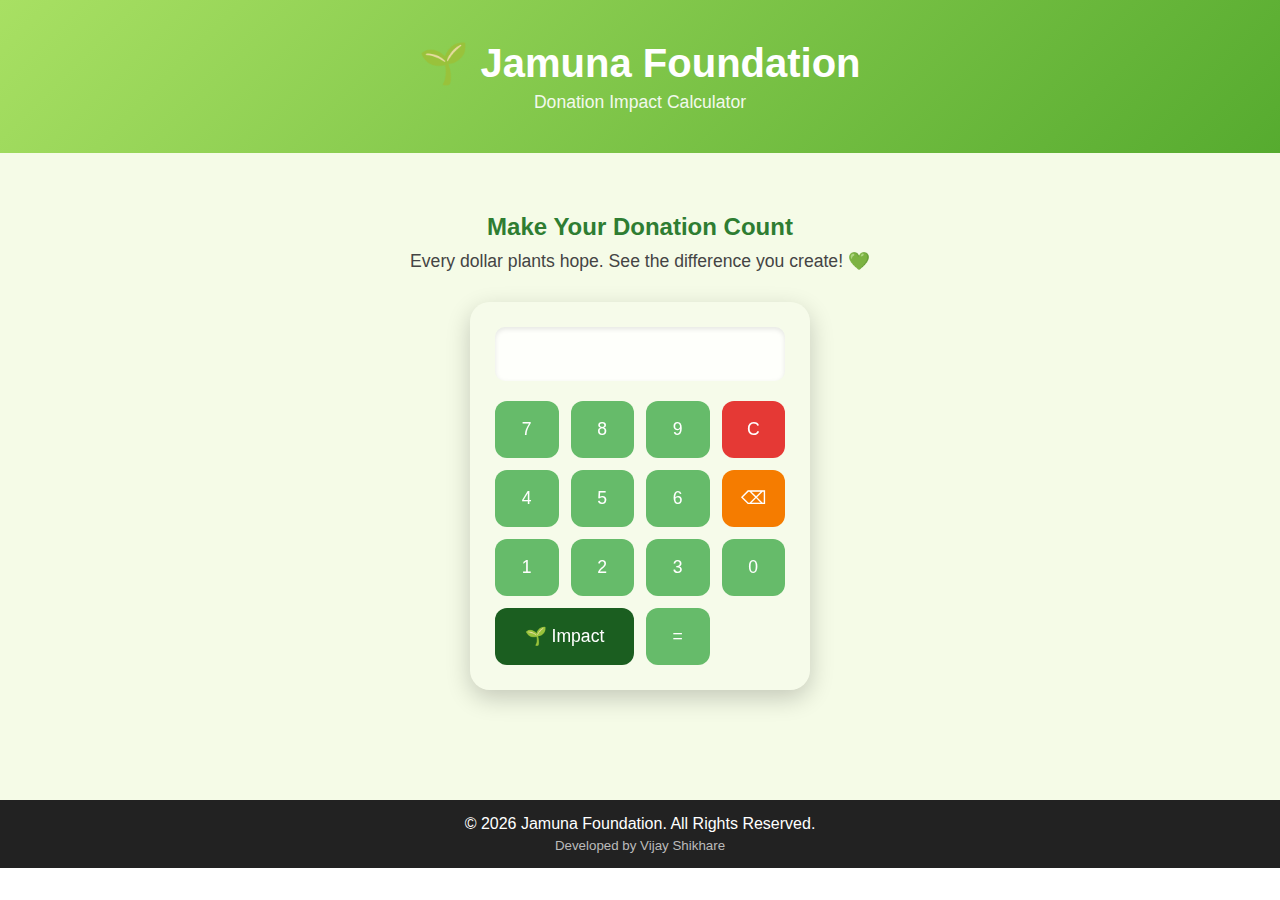
<file: Level1/Task3/index.html>
<!DOCTYPE html>
<html lang="en">
<head>
  <meta charset="UTF-8">
  <meta name="viewport" content="width=device-width, initial-scale=1.0">
  <title>Donation Calculator - Jamuna Foundation</title>
  <link rel="stylesheet" href="style.css">
</head>
<body>
  <!-- Header -->
  <header class="header">
    <div class="container">
      <h1>🌱 Jamuna Foundation</h1>
      <p>Donation Impact Calculator</p>
    </div>
  </header>

  <!-- Calculator Section -->
  <section class="calculator-section">
    <div class="container">
      <h2>Make Your Donation Count</h2>
      <p>Every dollar plants hope. See the difference you create! 💚</p>

      <div class="calculator">
        <!-- Display -->
        <input type="text" id="display" class="display" readonly>

        <!-- Buttons Grid -->
        <div class="buttons">
          <button class="btn" data-value="7">7</button>
          <button class="btn" data-value="8">8</button>
          <button class="btn" data-value="9">9</button>
          <button class="btn clear">C</button>

          <button class="btn" data-value="4">4</button>
          <button class="btn" data-value="5">5</button>
          <button class="btn" data-value="6">6</button>
          <button class="btn delete">⌫</button>

          <button class="btn" data-value="1">1</button>
          <button class="btn" data-value="2">2</button>
          <button class="btn" data-value="3">3</button>
          <button class="btn" data-value="0">0</button>

          <button class="btn impact">🌱 Impact</button>
          <button class="btn calculate">=</button>
        </div>
      </div>

      <!-- Result -->
      <div class="result" id="result"></div>
    </div>
  </section>

  <!-- Footer -->
  <footer class="footer">
    <p>&copy; <span id="year"></span> Jamuna Foundation. All Rights Reserved.</p>
    <small>Developed by Vijay Shikhare</small>
  </footer>

  <script src="script.js"></script>
</body>
</html>
</file>
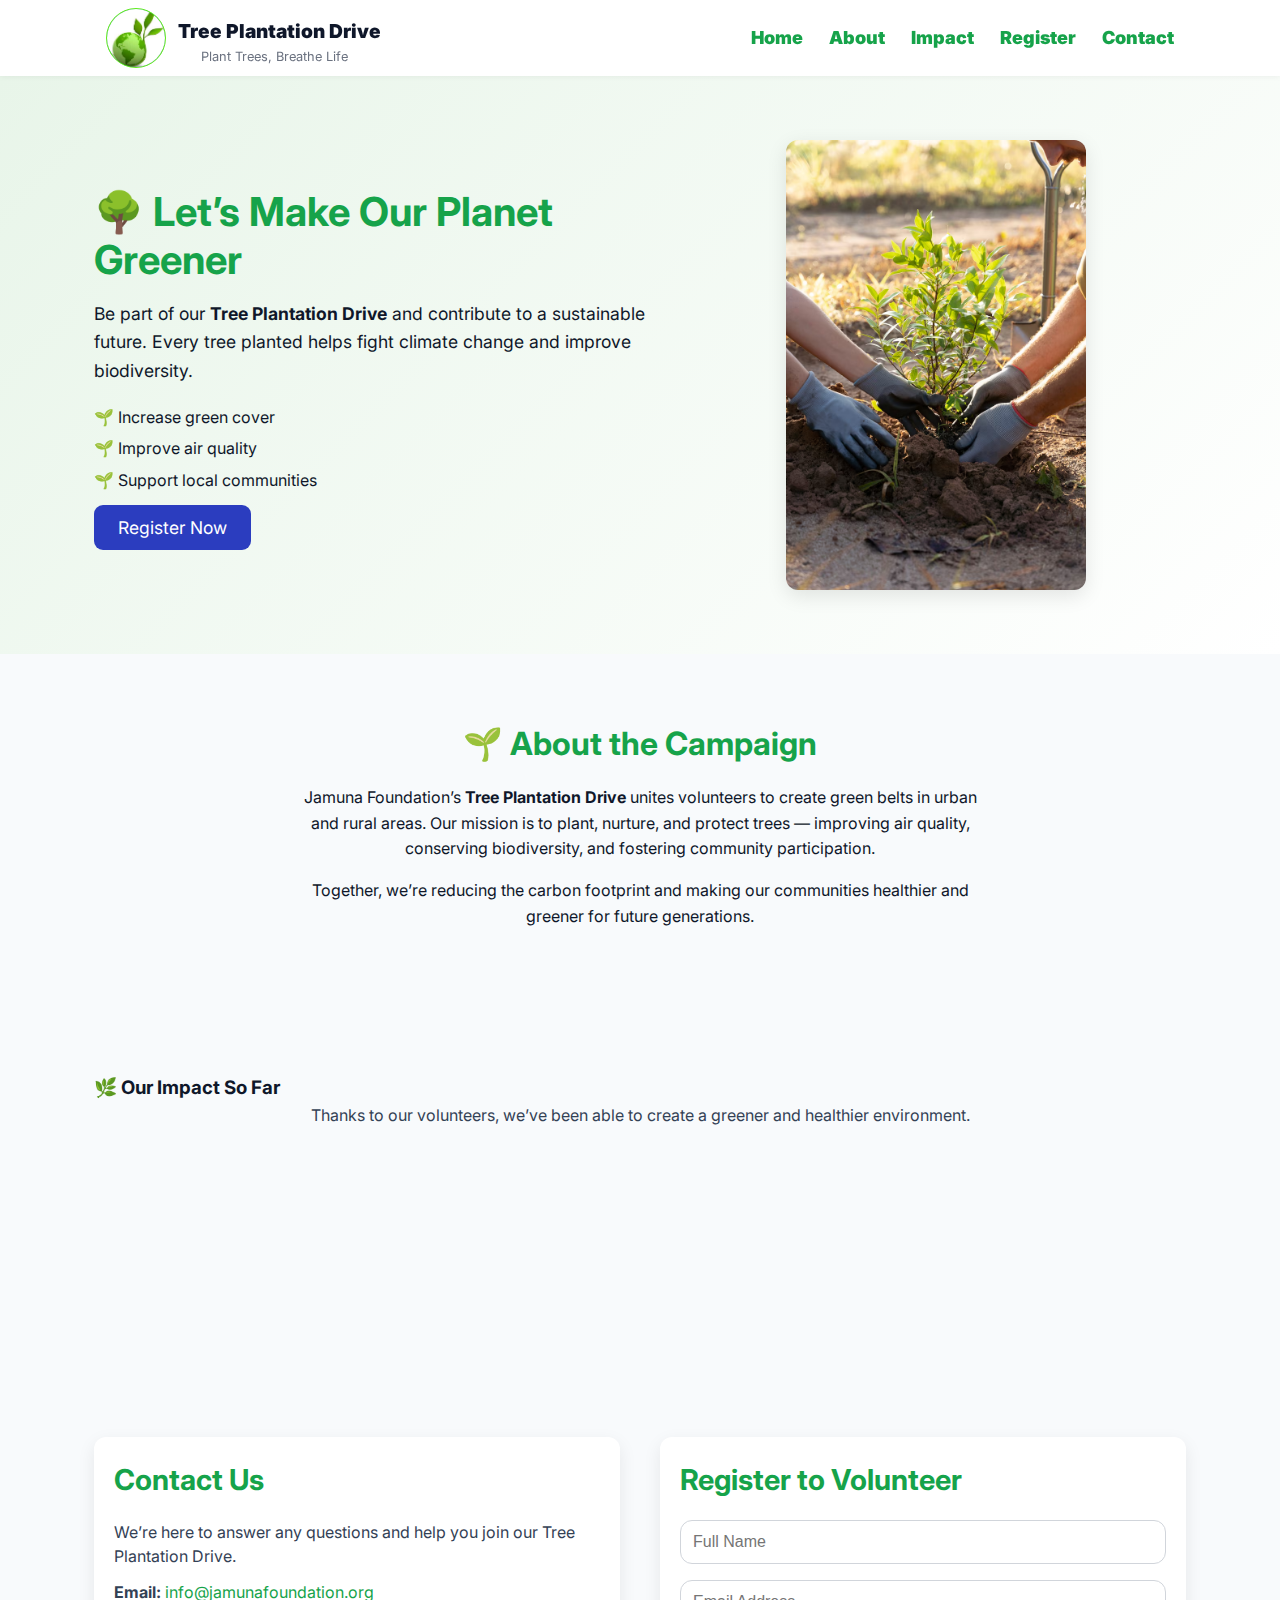
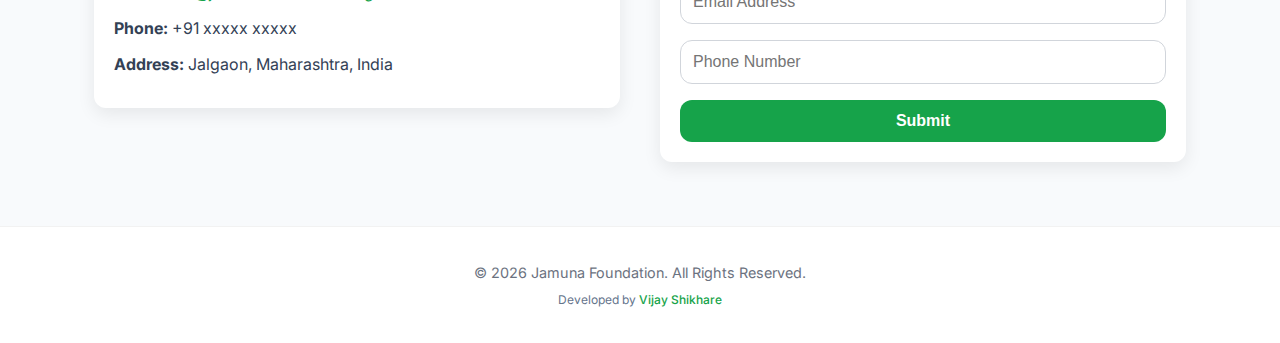
<file: Level1/Task2/landing.html>
<!DOCTYPE html>
<html lang="en">
<head>
  <meta charset="UTF-8" />
  <meta name="viewport" content="width=device-width, initial-scale=1.0" />
  <title>Jamuna Foundation – Tree Plantation Campaign</title>
  <link rel="stylesheet" href="landing.css" />
  <link rel="preconnect" href="https://fonts.googleapis.com">
  <link href="https://fonts.googleapis.com/css2?family=Inter:wght@400;600;700&display=swap" rel="stylesheet">
</head>
<body>

<!-- Header -->
<header class="site-header">
  <div class="container header-container">
    <div class="brand">
      <div class="logo">
        <img src="./assets/logo.png" alt="Tree Plantation Logo">
      </div>
      <div>
        <h1 class="campaign-name">Tree Plantation Drive</h1>
        <p class="tagline">Plant Trees, Breathe Life</p>
      </div>
    </div>

    <!-- Hamburger Button -->
    <button class="menu-toggle" aria-label="Toggle Menu">
      ☰
    </button>

    <nav class="main-nav">
      <ul>
        <li><a href="#hero">Home</a></li>
        <li><a href="#about">About</a></li>
        <li><a href="#impact">Impact</a></li>
        <li><a href="#contact-register">Register</a></li>
        <li><a href="#contact-register">Contact</a></li>
      </ul>
    </nav>
  </div>
</header>

<!-- Hero Section -->
<section class="hero" id="hero">
  <div class="container hero-container">
    <div class="hero-text">
      <h1>🌳 Let’s Make Our Planet Greener</h1>
      <p>Be part of our <strong>Tree Plantation Drive</strong> and contribute to a sustainable future.
        Every tree planted helps fight climate change and improve biodiversity.</p>
      <ul class="hero-points">
        <li>🌱 Increase green cover</li>
        <li>🌱 Improve air quality</li>
        <li>🌱 Support local communities</li>
      </ul>
      <a href="#contact-register" class="btn btn-primary hero-btn">Register Now</a>
    </div>
    <div class="hero-image">
      <img src="./assets/tp.png" alt="Tree plantation drive illustration" />
    </div>
  </div>
</section>

<!-- About Section -->
<section id="about" class="about section">
  <div class="container about-container">
    <div class="about-text">
      <h3>🌱 About the Campaign</h3>
      <p>
        Jamuna Foundation’s <strong>Tree Plantation Drive</strong> unites volunteers to create green
        belts in urban and rural areas. Our mission is to plant, nurture, and protect trees —
        improving air quality, conserving biodiversity, and fostering community participation.
      </p>
      <p>
        Together, we’re reducing the carbon footprint and making our communities healthier and greener
        for future generations.
      </p>
    </div>
  </div>
</section>

<!-- Impact Section -->
<section id="impact" class="impact section">
  <div class="container">
    <h3>🌿 Our Impact So Far</h3>
    <p class="impact-subtitle">Thanks to our volunteers, we’ve been able to create a greener and healthier environment.</p>
    <div class="impact-grid">
      <div class="card">
        <h4>5,000+</h4>
        <p>Trees Planted</p>
      </div>
      <div class="card">
        <h4>50+</h4>
        <p>Communities Engaged</p>
      </div>
      <div class="card">
        <h4>300+</h4>
        <p>Volunteers</p>
      </div>
    </div>
  </div>
</section>

<!-- Contact & Registration Section -->
<section id="contact-register" class="contact-register section">
  <div class="container contact-register-container">
    <!-- Left: Contact Info -->
    <div class="contact-info">
      <h3>Contact Us</h3>
      <p>We’re here to answer any questions and help you join our Tree Plantation Drive.</p>
      <p><strong>Email:</strong> <a href="mailto:info@jamunafoundation.org">info@jamunafoundation.org</a></p>
      <p><strong>Phone:</strong> +91 xxxxx xxxxx</p>
      <p><strong>Address:</strong> Jalgaon, Maharashtra, India</p>
    </div>

    <!-- Right: Registration Form -->
    <div class="register-form-container">
      <h3>Register to Volunteer</h3>
      <form class="register-form">
        <input type="text" placeholder="Full Name" required />
        <input type="email" placeholder="Email Address" required />
        <input type="tel" placeholder="Phone Number" required />
        <button type="submit" class="btn btn-primary">Submit</button>
      </form>
    </div>
  </div>
</section>

<!-- Footer -->
<footer class="site-footer">
  <div class="container footer-container">
    <p>&copy; <span id="year"></span> Jamuna Foundation. All Rights Reserved.</p>
    <p class="developer-credit">
      Developed by <a href="https://github.com/vijayshikhare" target="_blank" rel="noopener noreferrer">Vijay Shikhare</a>
    </p>
  </div>
</footer>


<script>
  // set the copyright year
  document.getElementById("year").textContent = new Date().getFullYear();

  const menuToggle = document.querySelector('.menu-toggle');
  const nav = document.querySelector('.main-nav');
  // 👇 add this line to get all nav links
  const navLinks = document.querySelectorAll('.main-nav a');

  // toggle menu open/close
  menuToggle.addEventListener('click', () => {
    nav.classList.toggle('show');
    menuToggle.classList.toggle('active'); // toggle icon style
  });

  // close menu when clicking a nav link
  navLinks.forEach(link => {
    link.addEventListener('click', () => {
      nav.classList.remove('show');
      menuToggle.classList.remove('active'); // reset icon
    });
  });
</script>

</body>
</html>
</file>
<file: Level1/Task2/landing.css>
:root {
  --accent: #16a34a; /* green theme */
  --accent-hover: #15803d;
  --muted: #6b7280;
  --bg: #f8fafc;
  --card: #ffffff;
  --radius: 12px;
  --max-width: 1100px;
  --gap: 18px;
  font-family: 'Inter', system-ui, sans-serif;
}
 
/* offset for anchor targets under sticky header */                       /* best practice */
:target {
  scroll-margin-top: 80px; /* match or slightly more than header height */
}


* {
  box-sizing: border-box;
  margin: 0;
  padding: 0;
}

body {
  background: var(--bg);
  color: #0f172a;
  line-height: 1.6;
}

.container {
  max-width: var(--max-width);
  margin: 0 auto;
  padding: 4px;
}


/* Header */
header.site-header {
  background: var(--card);
  box-shadow: 0 1px 6px rgba(0,0,0,0.05);
  position: sticky;
  top: 0;
  z-index: 100;
}

.header-container {
  display: flex;
  justify-content: space-between;
  align-items: center;
  padding: .5rem 1rem;
}

.brand {
  display: flex;
  align-items: center;
  gap: 12px;
}

.logo {
  width: 60px;
  height: 60px;
  border-radius: 50%;
  background: linear-gradient(135deg, var(--accent), var(--accent-hover));
  border: 1px solid rgb(92, 236, 25);
  display: flex;
  align-items: center;
  justify-content: center;
  overflow: hidden;
}

.logo img {
  width: 117%;
  height: 117%;
  object-fit: contain;
}

.campaign-name {
  font-size: 1.2rem;
  font-weight: 900;
  margin: 8px 0 0;
  color: var(--text);
}

.tagline {
  font-size: .8rem;
  color: var(--muted);
  margin: 0 23px 0;
}

/* Nav Desktop */
.main-nav ul {
  list-style: none;
  display: flex;
  gap: 26px;
  margin: 0;
  padding: 0;
}

.main-nav a {
  text-decoration: none;
  color: var(--accent);
  font-weight: 900;
  font-size: large;
}

.main-nav a:hover {
  color: var(--accent-hover);
}

/* Hamburger button default hidden on desktop */
.menu-toggle {
  display: none;
  background: none;
  border: none;
  font-size: 2rem;
  color: var(--accent);
  cursor: pointer;
}


/* --- Header animations --- */

/* Animate the whole header sliding down on load */
.site-header {
  animation: slideDown 0.8s ease both;
}

/* Brand slides in from the left */
.header-container .brand {
  animation: fadeInLeft 1s ease both;
}

/* Nav links fade in from the right */
.header-container nav {
  animation: fadeInRight 1s ease both;
}

/* Keyframes (reuse from hero) */
@keyframes slideDown {
  from {
    opacity: 0;
    transform: translateY(-30px);
  }
  to {
    opacity: 1;
    transform: translateY(0);
  }
}

@keyframes fadeInLeft {
  from {
    opacity: 0;
    transform: translateX(-30px);
  }
  to {
    opacity: 1;
    transform: translateX(0);
  }
}

@keyframes fadeInRight {
  from {
    opacity: 0;
    transform: translateX(30px);
  }
  to {
    opacity: 1;
    transform: translateX(0);
  }
}



/* ---------- Media Queries ---------- */
@media (max-width: 768px) {
  /* Show hamburger, hide nav initially */
  .menu-toggle {
    display: block;
  }

  .main-nav {
    position: absolute;
    top: 77px; /* below header */
    right: 0;
    background: var(--card);
    width: 27%;
    display: none; /* hidden by default */
    flex-direction: column;
    box-shadow: 0 2px 6px rgba(0,0,0,0.1);
  }

  .main-nav ul {
    flex-direction: column;
    gap: 0;
  }

  .main-nav li {
    border-bottom: 1px solid rgba(0,0,0,0.05);
    padding: 1rem;
    text-align: center;
  }

  .main-nav.show {
    display: flex; /* toggled on */
  }
}


/* Hero */
.hero {
  background: linear-gradient(135deg, #e8f5e9, #ffffff);
  padding: 60px 0;
}

.hero-container {
  display: flex;
  gap: 40px;
  align-items: center;
  justify-content: center;
  flex-wrap: wrap; /* responsive */
}

.hero-text {
  flex: 1 1 400px;
  animation: fadeInLeft 1s ease both;
}

.hero-text h1 {
  font-size: 2.5rem;
  margin-bottom: 16px;
  color: var(--accent);
  line-height: 1.2;
}

.hero-text p {
  margin-bottom: 20px;
  color: #0f172a;
  font-size: 1.1rem;
}

.hero-points {
  list-style: none;
  padding: 0;
  margin-bottom: 20px;
}

.hero-points li {
  font-size: 1rem;
  margin-bottom: 6px;
  display: flex;
  align-items: center;
}

.hero-btn {
  text-decoration: none;
  background-color: #2B3DBF;
  color: white;
  border-radius: 9px;
  padding: 12px 24px;
  font-size: 1.1rem;
  transition: transform 0.3s ease, box-shadow 0.3s ease;
}

.hero-btn:hover {
  background-color: #2b3dda;
  transform: scale(1.05);
  box-shadow: 0 4px 12px rgba(0, 128, 0, 0.2);
}

.hero-image {
  flex: 1 1 350px;
  display: flex;
  justify-content: center;
  animation: fadeInRight 1s ease both;
}

.hero-image img {
  width: 300px;
  height: 200px;
  /* max-width: 400px; */
  height: auto;
  border-radius: var(--radius);
  box-shadow: 0 6px 20px rgba(0, 0, 0, 0.1);
}

/* Animations */
@keyframes fadeInLeft {
  from {
    opacity: 0;
    transform: translateX(-30px);
  }
  to {
    opacity: 1;
    transform: translateX(0);
  }
}

@keyframes fadeInRight {
  from {
    opacity: 0;
    transform: translateX(30px);
  }
  to {
    opacity: 1;
    transform: translateX(0);
  }
}

/* Responsive tweaks */
@media (max-width: 768px) {
  .hero-text h1 {
    font-size: 2rem;
  }
  .hero-btn {
    width: 100%;
    text-align: center;
  }
}



/* Sections */
.section {
  padding: 60px 0;
}

.about-container {
  display: flex;
  justify-content: center;
  align-items: center;
  text-align: center; /* centered for one-column layout */
}

.about-text {
  max-width: 700px;
  animation: fadeUp 1s ease-in-out both;
}

.about-text h3 {
  margin-bottom: 16px;
  font-size: 2rem;
  color: var(--accent);
}

.about-text p {
  color: #0f172a;
  margin-bottom: 16px;
  line-height: 1.6;
}

/* fade-in-up animation */
@keyframes fadeUp {
  0% {
    opacity: 0;
    transform: translateY(30px);
  }
  100% {
    opacity: 1;
    transform: translateY(0);
  }
}

/* Responsive tweaks */
@media (max-width: 768px) {
  .about-text h3 {
    font-size: 1.6rem;
  }
  .about-text p {
    font-size: 0.95rem;
  }
}



/* Impact Section */
.impact-subtitle {
  text-align: center;
  color: #334155;
  margin-bottom: 32px;
  font-size: 1rem;
}

/* Impact Grid */
.impact-grid {
  display: grid;
  grid-template-columns: repeat(auto-fit, minmax(200px, 1fr));
  gap: 24px;
}

.card {
  background: var(--card);
  padding: 32px 24px;
  border-radius: var(--radius);
  text-align: center;
  box-shadow: 0 6px 18px rgba(0,0,0,0.08);
  transition: transform 0.4s ease, box-shadow 0.4s ease;
  opacity: 0;
  transform: translateY(30px);
  animation: fadeUp 0.8s forwards;
}

.card:nth-child(1) {
  animation-delay: 0.2s;
}
.card:nth-child(2) {
  animation-delay: 0.4s;
}
.card:nth-child(3) {
  animation-delay: 0.6s;
}

.card:hover {
  transform: translateY(-6px);
  box-shadow: 0 12px 24px rgba(0,0,0,0.12);
}

.card h4 {
  font-size: 2rem;
  color: var(--accent);
  margin-bottom: 8px;
}

.card p {
  font-size: 1rem;
  color: #475569;
  margin: 0;
}

/* Fade-up animation */
@keyframes fadeUp {
  to {
    opacity: 1;
    transform: translateY(0);
  }
}

/* Responsive */
@media (max-width: 768px) {
  .impact-grid {
    grid-template-columns: repeat(auto-fit, minmax(180px, 1fr));
  }

  .card h4 {
    font-size: 1.6rem;
  }

  .card p {
    font-size: 0.95rem;
  }
}



/* Contact & Registration Section */
.contact-register-container {
  display: flex;
  gap: 40px;
  justify-content: space-between;
  flex-wrap: wrap;
  align-items: flex-start;
}

.contact-info, 
.register-form-container {
  flex: 1 1 400px;
  padding: 20px;
  background: var(--card);
  border-radius: var(--radius);
  box-shadow: 0 6px 18px rgba(0,0,0,0.08);
  animation: fadeUp 0.8s ease-in-out forwards;
}

.contact-info h3,
.register-form-container h3 {
  color: var(--accent);
  margin-bottom: 16px;
  font-size: 1.8rem;
}

.contact-info p {
  color: #334155;
  margin-bottom: 12px;
  line-height: 1.5;
}

.contact-info a {
  color: var(--accent);
  text-decoration: none;
}

.contact-info a:hover {
  color: var(--accent-hover);
  text-decoration: underline;
}

/* Registration Form */
.register-form {
  display: grid;
  gap: 16px;
}

.register-form input,
.register-form button {
  padding: 12px;
  border-radius: var(--radius);
  border: 1px solid #d1d5db;
  font-size: 1rem;
}

.register-form button {
  background: var(--accent);
  color: white;
  border: none;
  cursor: pointer;
  font-weight: 600;
  transition: background 0.3s ease;
}

.register-form button:hover {
  background: var(--accent-hover);
}

/* Fade-up animation */
@keyframes fadeUp {
  0% {
    opacity: 0;
    transform: translateY(30px);
  }
  100% {
    opacity: 1;
    transform: translateY(0);
  }
}


/* Footer */
.site-footer {
  background: var(--card);
  text-align: center;
  padding: 24px 0;
  color: var(--muted);
  font-size: 0.9rem;
  border-top: 1px solid rgba(0,0,0,0.05);
}

.site-footer a {
  color: var(--accent);
  text-decoration: none;
  font-weight: 500;
}

.site-footer a:hover {
  color: var(--accent-hover);
  text-decoration: underline;
}

.footer-container p {
  margin: 6px 0;
}

/* Developer credit smaller and subtle */
.developer-credit {
  font-size: 0.75rem;
  color: #64748b; /* subtle gray */
  margin-top: 6px;
}

/* Responsive adjustments */
@media (max-width: 768px) {
  .site-footer {
    padding: 20px 12px;
    font-size: 0.85rem;
  }

  .developer-credit {
    font-size: 0.7rem;
  }
}
</file>
<file: Level1/Task3/style.css>
/* Reset */
* {
  margin: 0;
  padding: 0;
  box-sizing: border-box;
  font-family: "Poppins", sans-serif;
}

:root {
  --primary: #2e7d32;
  --accent: #66bb6a;
  --bg-gradient: linear-gradient(135deg, #a8e063, #56ab2f);
  --glass: rgba(255, 255, 255, 0.15);
  --white: #fff;
  --dark: #222;
}

/* Header */
.header {
  background: var(--bg-gradient);
  color: var(--white);
  text-align: center;
  padding: 40px 20px;
  animation: fadeIn 1s ease-in-out;
}

.header h1 {
  font-size: 2.5rem;
  margin-bottom: 5px;
}

.header p {
  font-size: 1.1rem;
  opacity: 0.9;
}

/* Calculator Section */
.calculator-section {
  padding: 60px 20px;
  background: #f5fbe7;
  text-align: center;
}

.calculator-section h2 {
  color: var(--primary);
  margin-bottom: 10px;
}

.calculator-section p {
  margin-bottom: 30px;
  color: #444;
  font-size: 1.1rem;
}

/* Calculator Box */
.calculator {
  max-width: 340px;
  margin: 0 auto;
  padding: 25px;
  border-radius: 20px;
  background: var(--glass);
  backdrop-filter: blur(12px);
  box-shadow: 0 8px 25px rgba(0, 0, 0, 0.2);
  animation: slideUp 0.8s ease-in-out;
}

/* Display */
.display {
  width: 100%;
  padding: 15px;
  margin-bottom: 20px;
  border-radius: 10px;
  border: none;
  font-size: 1.3rem;
  text-align: right;
  background: #ffffffcc;
  color: #333;
  box-shadow: inset 0 2px 5px rgba(0,0,0,0.1);
}

/* Buttons */
.buttons {
  display: grid;
  grid-template-columns: repeat(4, 1fr);
  gap: 12px;
}

.btn {
  padding: 18px;
  font-size: 1.1rem;
  border: none;
  border-radius: 12px;
  cursor: pointer;
  background: var(--accent);
  color: var(--white);
  transition: transform 0.15s ease, background 0.3s ease;
}

.btn:hover {
  background: #43a047;
  transform: scale(1.05);
}

.btn:active {
  transform: scale(0.95);
}

.btn.clear {
  background: #e53935;
}

.btn.delete {
  background: #f57c00;
}

.btn.impact {
  grid-column: span 2;
  background: #1b5e20;
}

/* Result */
.result {
  margin-top: 25px;
  font-size: 1.3rem;
  font-weight: 600;
  color: var(--primary);
  min-height: 25px;
  animation: fadeIn 0.6s ease-in-out;
}

/* Footer */
.footer {
  background: var(--dark);
  color: var(--white);
  text-align: center;
  padding: 15px;
}

.footer small {
  display: block;
  margin-top: 5px;
  color: #bbb;
}

/* Animations */
@keyframes fadeIn {
  from { opacity: 0; transform: translateY(-20px); }
  to { opacity: 1; transform: translateY(0); }
}

@keyframes slideUp {
  from { opacity: 0; transform: translateY(40px); }
  to { opacity: 1; transform: translateY(0); }
}

/* Responsive */
@media (max-width: 480px) {
  .calculator {
    width: 100%;
  }
  .display {
    font-size: 1.1rem;
  }
}
</file>
